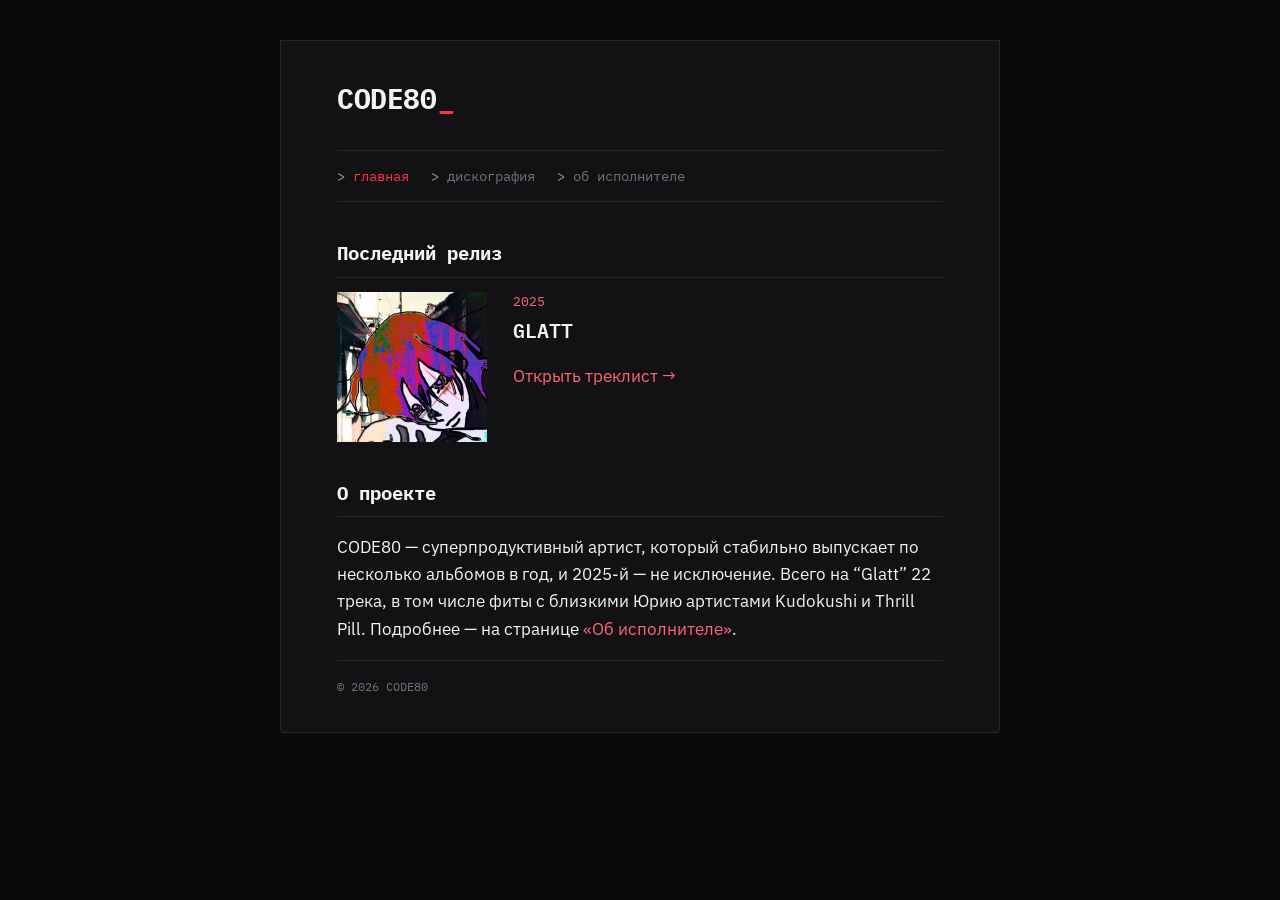
<file: code80/index.html>
<!DOCTYPE html>
<html lang="ru">
<head>
<meta charset="UTF-8">
<meta name="viewport" content="width=device-width, initial-scale=1">
<title>CODE80 — дискография</title>
<link rel="stylesheet" href="style.css">
</head>
<body>
<div class="shell">

  <div class="panel">

    <a href="index.html" class="site-logo">CODE80<span class="cursor">_</span></a>

    <nav class="mainnav">
      <a href="index.html" aria-current="page">главная</a>
      <a href="discography.html">дискография</a>
      <a href="about.html">об исполнителе</a>
    </nav>

    <h2>Последний релиз</h2>
    <div class="album-header">
      <img src="assets/glatt1_300x300.jpg" width="150">
      <div>
        <div class="mono" style="color:var(--accent-teal); font-size:13px;">2025</div>
        <div class="mono" style="font-size:20px; font-weight:600; margin-top:2px;">GLATT</div>
        <p><a href="glatt.html">Открыть треклист →</a></p>
      </div>
    </div>

    <h2>О проекте</h2>
    <p>
      CODE80 — суперпродуктивный артист, который стабильно выпускает по несколько альбомов в год, и 2025-й — не исключение. Всего на “Glatt” 22 трека, в том числе фиты с близкими Юрию артистами Kudokushi и Thrill Pill. Подробнее —
      на странице <a href="about.html">«Об исполнителе»</a>.
    </p>

    <footer>
      <span>© 2026 CODE80</span>
    </footer>

  </div>
</div>
</body>
</html>
</file>
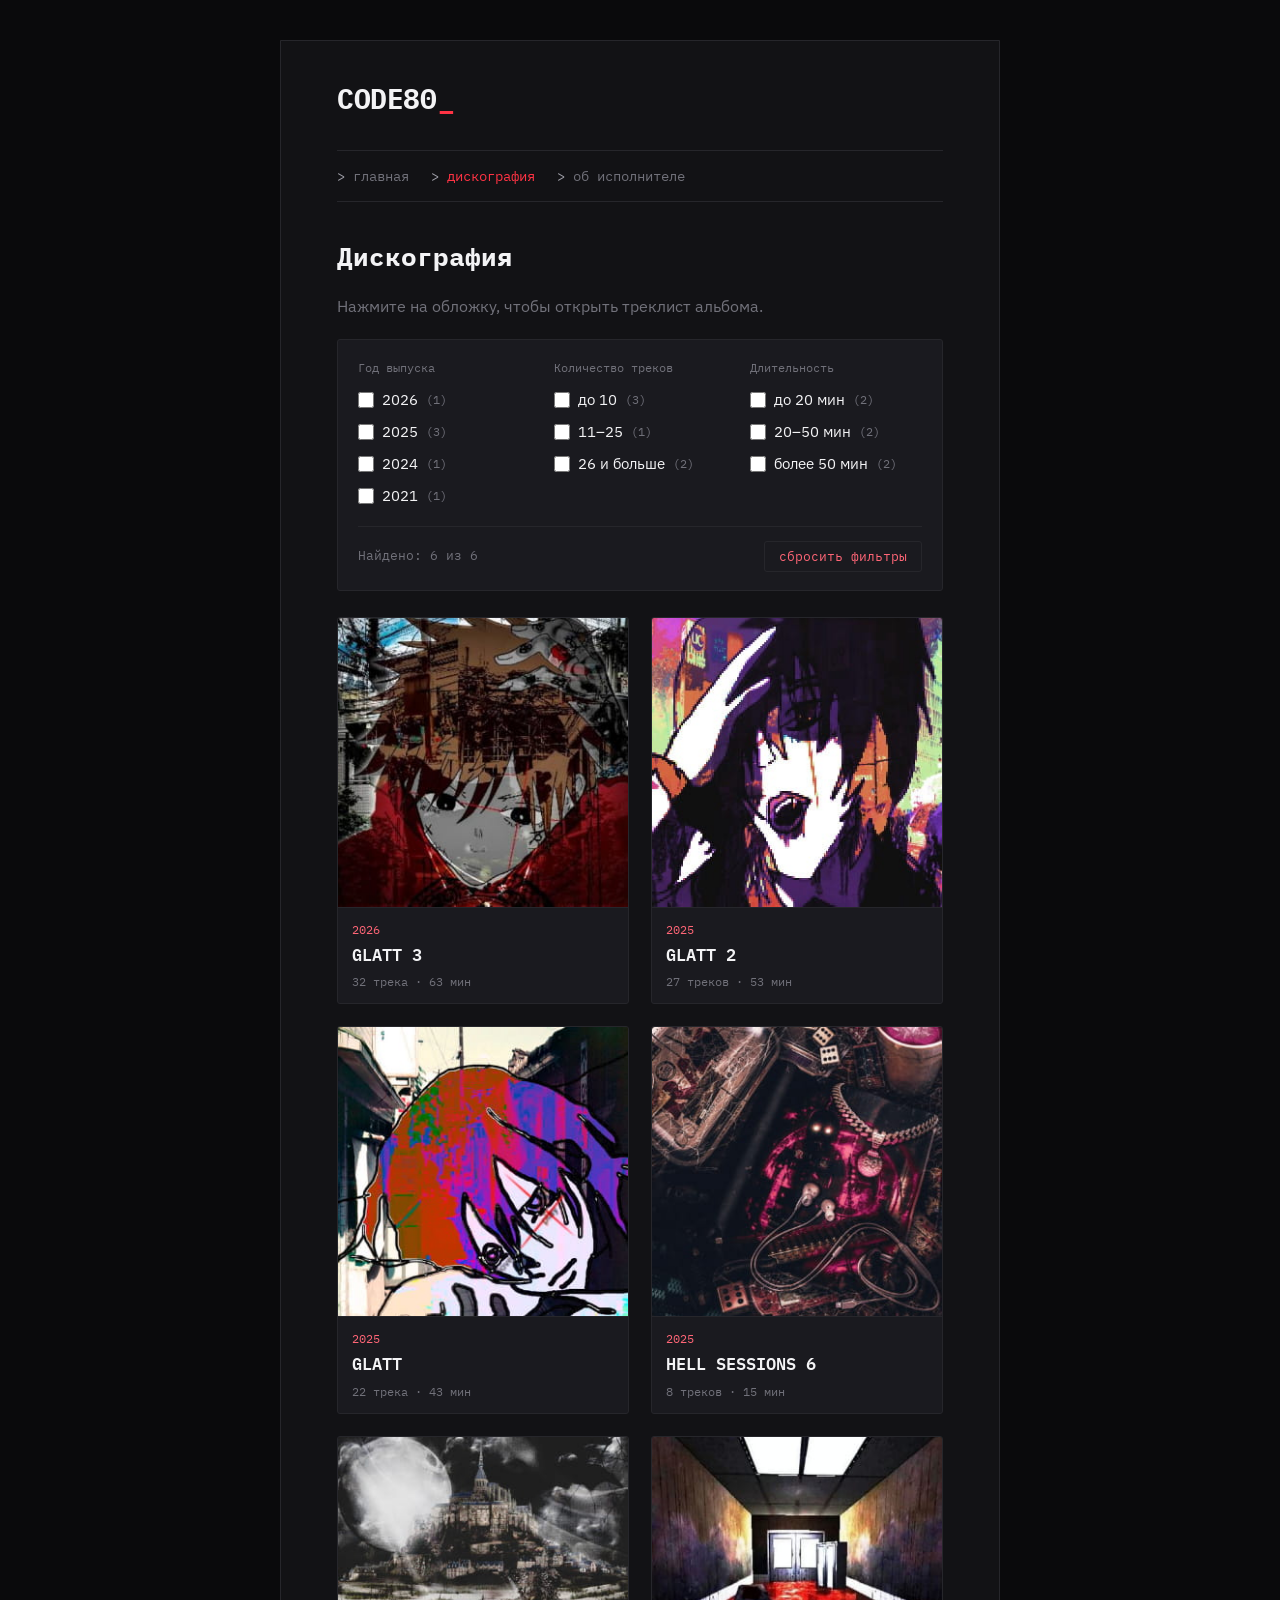
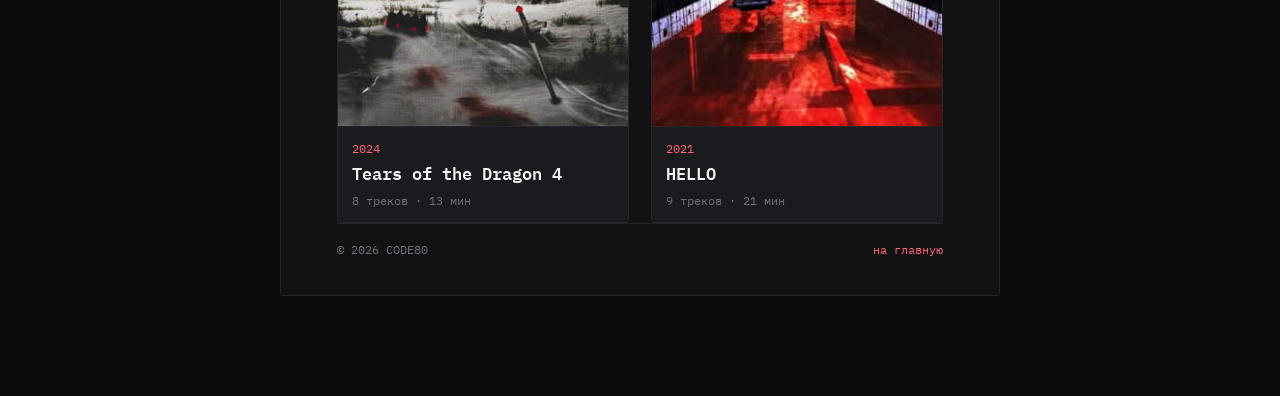
<file: discography.html>
<!DOCTYPE html>
<html lang="ru">
<head>
<meta charset="UTF-8">
<meta name="viewport" content="width=device-width, initial-scale=1">
<title>Дискография — CODE80</title>
<link rel="stylesheet" href="style.css">
<!--<link rel="stylesheet" id="print-style" media="print">-->
</head>
<body>
<div class="shell">

  <div class="panel">

    <a href="index.html" class="site-logo">CODE80<span class="cursor">_</span></a>

    <nav class="mainnav">
      <a href="index.html">главная</a>
      <a href="discography.html" aria-current="page">дискография</a>
      <a href="about.html">об исполнителе</a>
    </nav>

    <h1>Дискография</h1>
    <p class="lead">Нажмите на обложку, чтобы открыть треклист альбома.</p>

    <!--Умный фильтр-->
    <div class="filters">
      <div class="filters-row">

        <fieldset class="filter" id="f-year">
          <legend>Год выпуска</legend>
        </fieldset>

        <fieldset class="filter" id="f-tracks">
          <legend>Количество треков</legend>
          <label class="check"><input type="checkbox" name="tracks" value="1-11"><span>до 10</span> <span class="count"></span></label>
          <label class="check"><input type="checkbox" name="tracks" value="11-26"><span>11–25</span> <span class="count"></span></label>
          <label class="check"><input type="checkbox" name="tracks" value="26-1000"><span>26 и больше</span> <span class="count"></span></label>
        </fieldset>

        <fieldset class="filter" id="f-duration">
          <legend>Длительность</legend>
          <label class="check"><input type="checkbox" name="duration" value="0-20"><span>до 20 мин</span> <span class="count"></span></label>
          <label class="check"><input type="checkbox" name="duration" value="20-50"><span>20–50 мин</span> <span class="count"></span></label>
          <label class="check"><input type="checkbox" name="duration" value="50-1000"><span>более 50 мин</span> <span class="count"></span></label>
        </fieldset>

      </div>

      <div class="filters-bottom">
        <span id="result-count" aria-live="polite"></span>
        <button type="button" class="btn" id="reset-filters">сбросить фильтры</button>
      </div>
    </div>

    <div class="album-grid">

        <a class="album-card" href="glatt3.html" data-year="2026" data-tracks="32" data-duration="3773">
            <img src="assets/glatt3.jpg" alt="Обложка GLATT 3">
            <div class="meta">
                <div class="year">2026</div>
                <div class="title">GLATT 3</div>
                <div class="info">32 трека · 63 мин</div>
            </div>
        </a>

        <a class="album-card" href="glatt2.html" data-year="2025" data-tracks="27" data-duration="3179">
            <img src="assets/glatt2.jpg" alt="Обложка GLATT 2">
            <div class="meta">
                <div class="year">2025</div>
                <div class="title">GLATT 2</div>
                <div class="info">27 треков · 53 мин</div>
            </div>
        </a>

        <a class="album-card" href="glatt.html" data-year="2025" data-tracks="22" data-duration="2573">
            <img src="assets/glatt1_300x300.jpg" alt="Обложка GLATT">
            <div class="meta">
                <div class="year">2025</div>
                <div class="title">GLATT</div>
                <div class="info">22 трека · 43 мин</div>
            </div>
        </a>

        <a class="album-card" href="hs6.html" data-year="2025" data-tracks="8" data-duration="912">
            <img src="assets/hs6.jpg" alt="Обложка HELL SESSIONS 6">
            <div class="meta">
                <div class="year">2025</div>
                <div class="title">HELL SESSIONS 6</div>
                <div class="info">8 треков · 15 мин</div>
            </div>
        </a>

        <a class="album-card" href="totd4.html" data-year="2024" data-tracks="8" data-duration="791">
            <img src="assets/totd4_300x300.jpg" alt="Обложка Tears of the Dragon 4">
            <div class="meta">
                <div class="year">2024</div>
                <div class="title">Tears of the Dragon 4</div>
                <div class="info">8 треков · 13 мин</div>
            </div>
        </a>

        <a class="album-card" href="hello.html" data-year="2021" data-tracks="9" data-duration="1277">
            <img src="assets/hello_300x300.jpg" alt="Обложка HELLO">
            <div class="meta">
                <div class="year">2021</div>
                <div class="title">HELLO</div>
                <div class="info">9 треков · 21 мин</div>
            </div>
        </a>

    </div>

    <footer>
      <span>© 2026 CODE80</span>
      <span><a href="index.html">на главную</a></span>
    </footer>

  </div>
</div>

<script src="filter.js"></script>
</body>
</html>
</file>
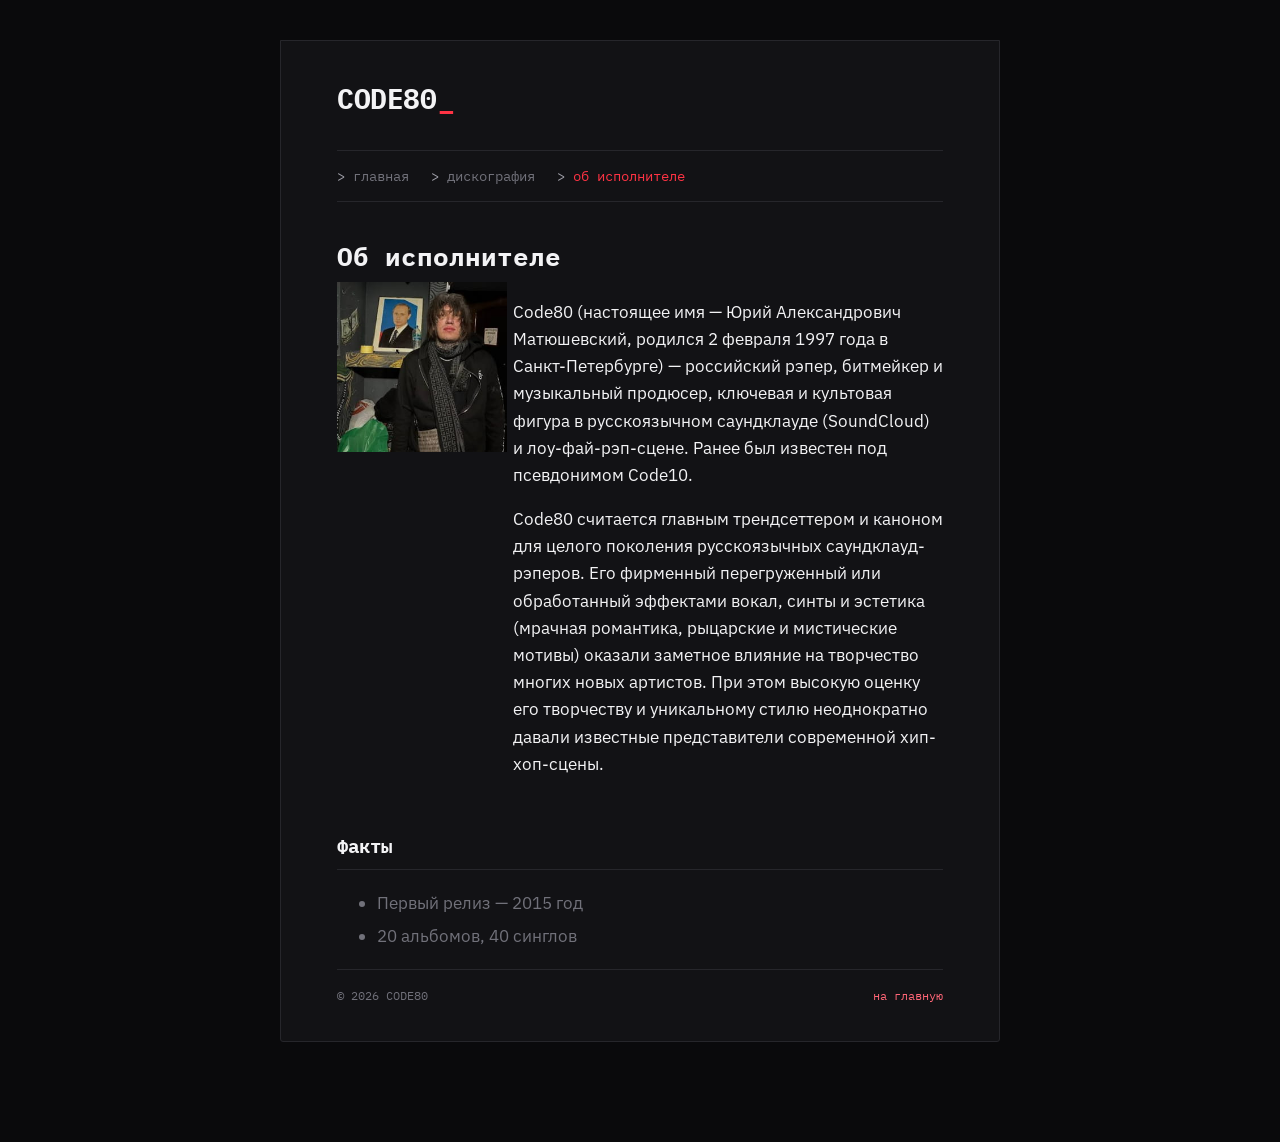
<file: code80/about.html>
<!DOCTYPE html>
<html lang="ru">
<head>
<meta charset="UTF-8">
<meta name="viewport" content="width=device-width, initial-scale=1">
<title>Об исполнителе — CODE80</title>
<link rel="stylesheet" href="style.css">
</head>
<body>
<div class="shell">

  <div class="panel">

    <a href="index.html" class="site-logo">CODE80<span class="cursor">_</span></a>

    <nav class="mainnav">
      <a href="index.html">главная</a>
      <a href="discography.html">дискография</a>
      <a href="about.html" aria-current="page">об исполнителе</a>
    </nav>

    <h1>Об исполнителе</h1>

    <div class="album-header">
      <img src="assets/code80.jpg">
      <div>
        <p>
          Code80 (настоящее имя — Юрий Александрович Матюшевский, родился 2 февраля 1997 года в Санкт-Петербурге) — российский рэпер, битмейкер и музыкальный продюсер, ключевая и культовая фигура в русскоязычном саундклауде (SoundCloud) и лоу-фай-рэп-сцене. Ранее был известен под псевдонимом Code10.
        </p>
        <p>
          Code80 считается главным трендсеттером и каноном для целого поколения русскоязычных саундклауд-рэперов. Его фирменный перегруженный или обработанный эффектами вокал, синты и эстетика (мрачная романтика, рыцарские и мистические мотивы) оказали заметное влияние на творчество многих новых артистов. При этом высокую оценку его творчеству и уникальному стилю неоднократно давали известные представители современной хип-хоп-сцены.
        </p>
      </div>
    </div>

    <h2>Факты</h2>
    <ul style="color:var(--text-dim); line-height:1.9;">
      <li>Первый релиз — 2015 год</li>
      <li>20 альбомов, 40 синглов</li>
    </ul>

    <footer>
      <span>© 2026 CODE80</span>
      <span><a href="index.html">на главную</a></span>
    </footer>

  </div>
</div>
</body>
</html>
</file>
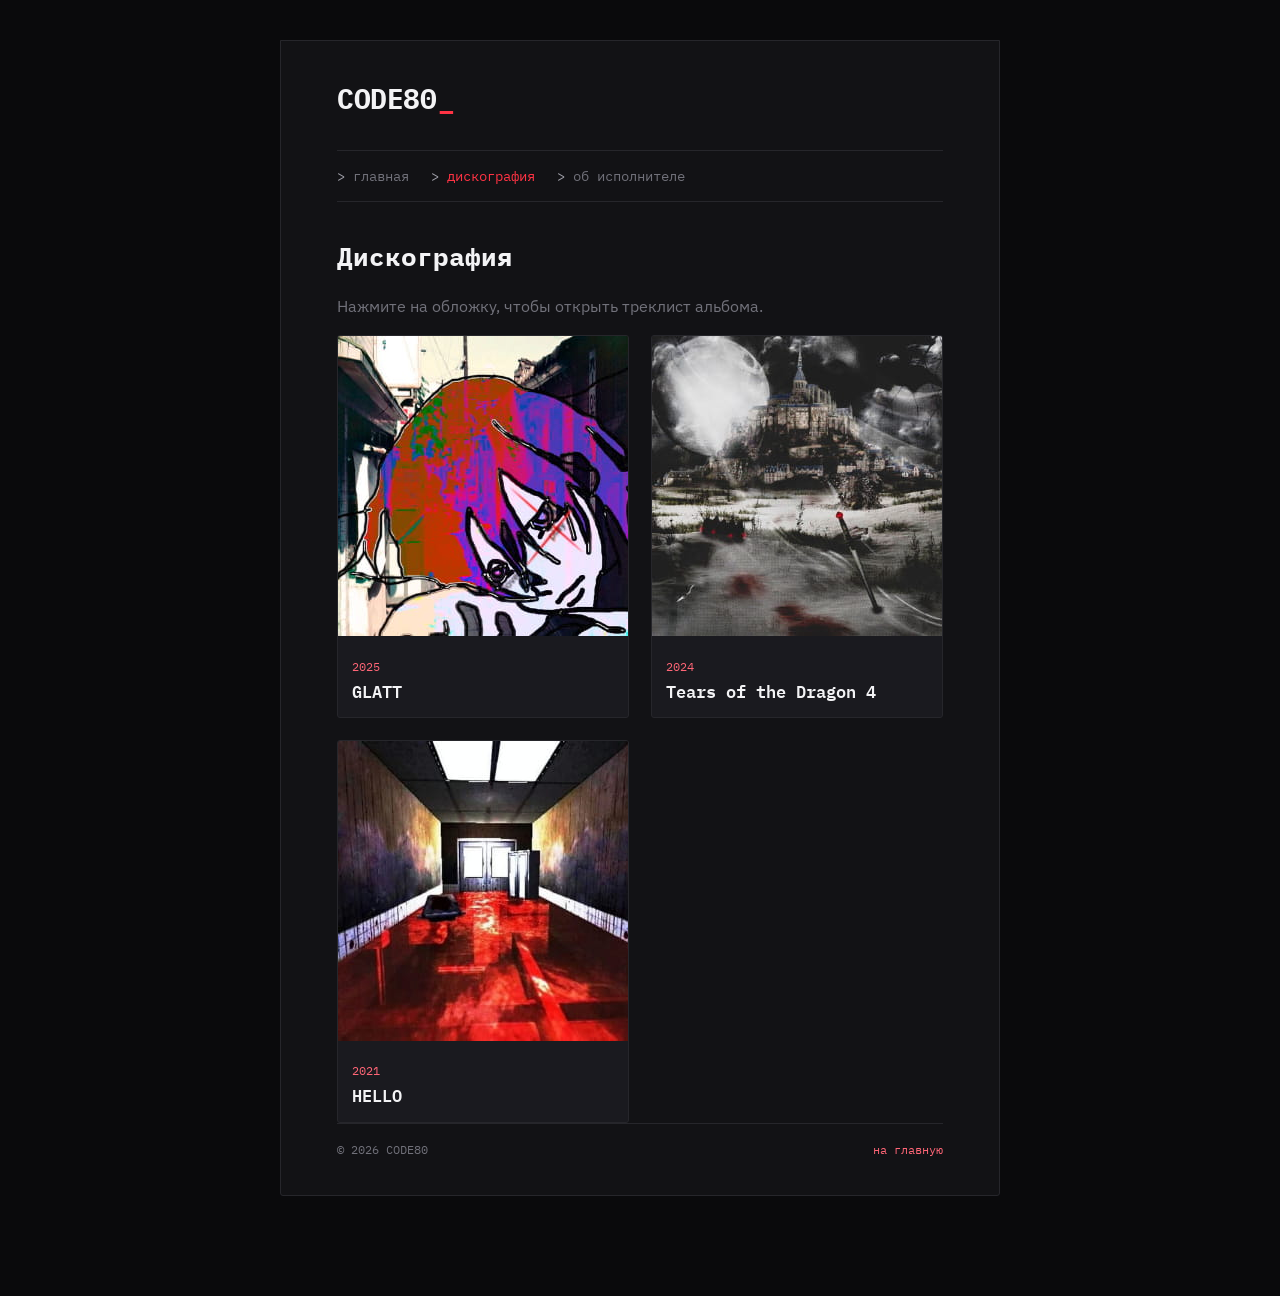
<file: code80/discography.html>
<!DOCTYPE html>
<html lang="ru">
<head>
<meta charset="UTF-8">
<meta name="viewport" content="width=device-width, initial-scale=1">
<title>Дискография — CODE80</title>
<link rel="stylesheet" href="style.css">
</head>
<body>
<div class="shell">

  <div class="panel">

    <a href="index.html" class="site-logo">CODE80<span class="cursor">_</span></a>

    <nav class="mainnav">
      <a href="index.html">главная</a>
      <a href="discography.html" aria-current="page">дискография</a>
      <a href="about.html">об исполнителе</a>
    </nav>

    <h1>Дискография</h1>
    <p class="lead">Нажмите на обложку, чтобы открыть треклист альбома.</p>

    <div class="album-grid">

      <a class="album-card" href="glatt.html">
        <img src="assets/glatt1_300x300.jpg">
        <div class="meta">
          <div class="year">2025</div>
          <div class="title">GLATT</div>
        </div>
      </a>

      <a class="album-card" href="totd4.html">
        <img src="assets/totd4_300x300.jpg">
        <div class="meta">
          <div class="year">2024</div>
          <div class="title">Tears of the Dragon 4</div>
        </div>
      </a>

      <a class="album-card" href="hello.html">
        <img src="assets/hello_300x300.jpg">
        <div class="meta">
          <div class="year">2021</div>
          <div class="title">HELLO</div>
        </div>
      </a>

    </div>

    <footer>
      <span>© 2026 CODE80</span>
      <span><a href="index.html">на главную</a></span>
    </footer>

  </div>
</div>
</body>
</html>
</file>
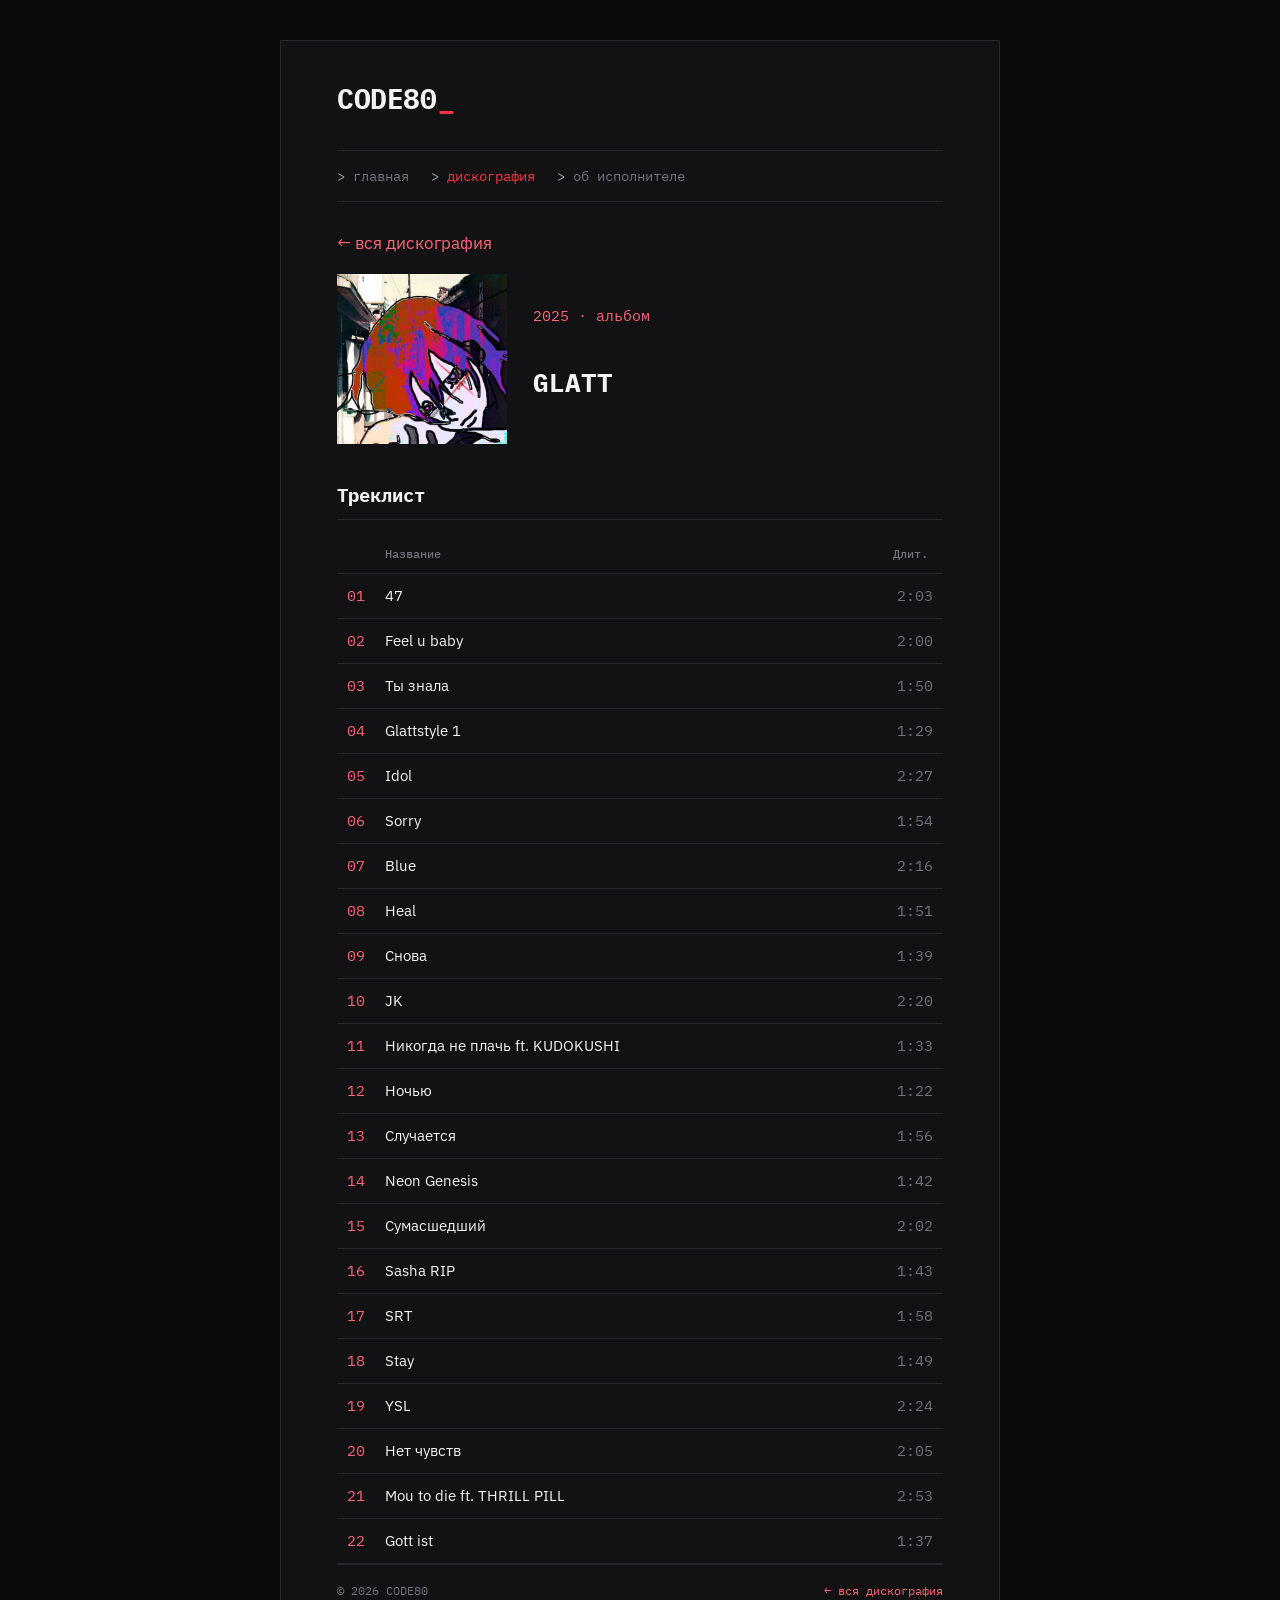
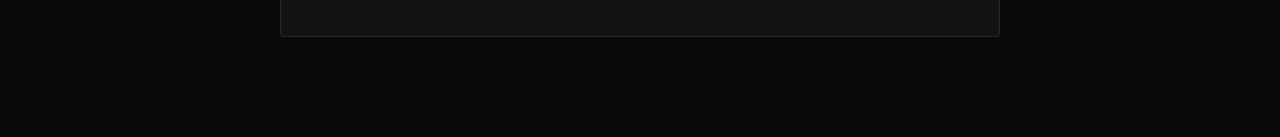
<file: code80/glatt.html>
<!DOCTYPE html>
<html lang="ru">
<head>
<meta charset="UTF-8">
<meta name="viewport" content="width=device-width, initial-scale=1">
<title>GLATT — CODE80</title>
<link rel="stylesheet" href="style.css">
</head>
<body>
<div class="shell">

  <div class="panel">

    <a href="index.html" class="site-logo">CODE80<span class="cursor">_</span></a>

    <nav class="mainnav">
      <a href="index.html">главная</a>
      <a href="discography.html" aria-current="page">дискография</a>
      <a href="about.html">об исполнителе</a>
    </nav>

    <p style="margin-top:28px;"><a href="discography.html">← вся дискография</a></p>

    <div class="album-header">
      <img src="assets/glatt1_300x300.jpg">
      <div style="margin-top:30px;">
        <div class="mono" style="color:var(--accent-teal); font-size:15px; margin-left:20px;">2025 · альбом</div>
        <h1 style="margin-left:20px;">GLATT</h1>
      </div>
    </div>

    <h2>Треклист</h2>
    <table class="tracklist">
      <thead>
        <tr><th></th><th>Название</th><th>Длит.</th></tr>
      </thead>
      <tbody>
        <tr><td class="num">01</td><td>47</td><td class="dur">2:03</td></tr>
        <tr><td class="num">02</td><td>Feel u baby</td><td class="dur">2:00</td></tr>
        <tr><td class="num">03</td><td>Ты знала</td><td class="dur">1:50</td></tr>
        <tr><td class="num">04</td><td>Glattstyle 1</td><td class="dur">1:29</td></tr>
        <tr><td class="num">05</td><td>Idol</td><td class="dur">2:27</td></tr>
        <tr><td class="num">06</td><td>Sorry</td><td class="dur">1:54</td></tr>
        <tr><td class="num">07</td><td>Blue</td><td class="dur">2:16</td></tr>
	<tr><td class="num">08</td><td>Heal</td><td class="dur">1:51</td></tr>
	<tr><td class="num">09</td><td>Снова</td><td class="dur">1:39</td></tr>
	<tr><td class="num">10</td><td>JK</td><td class="dur">2:20</td></tr>
	<tr><td class="num">11</td><td>Никогда не плачь ft. KUDOKUSHI</td><td class="dur">1:33</td></tr>
	<tr><td class="num">12</td><td>Ночью</td><td class="dur">1:22</td></tr>
	<tr><td class="num">13</td><td>Случается</td><td class="dur">1:56</td></tr>
	<tr><td class="num">14</td><td>Neon Genesis</td><td class="dur">1:42</td></tr>
	<tr><td class="num">15</td><td>Сумасшедший</td><td class="dur">2:02</td></tr>
	<tr><td class="num">16</td><td>Sasha RIP</td><td class="dur">1:43</td></tr>
	<tr><td class="num">17</td><td>SRT</td><td class="dur">1:58</td></tr>
	<tr><td class="num">18</td><td>Stay</td><td class="dur">1:49</td></tr>
	<tr><td class="num">19</td><td>YSL</td><td class="dur">2:24</td></tr>
	<tr><td class="num">20</td><td>Нет чувств</td><td class="dur">2:05</td></tr>
	<tr><td class="num">21</td><td>Mou to die ft. THRILL PILL</td><td class="dur">2:53</td></tr>
	<tr><td class="num">22</td><td>Gott ist</td><td class="dur">1:37</td></tr>
      </tbody>
    </table>

    <footer>
      <span>© 2026 CODE80</span>
      <span><a href="discography.html">← вся дискография</a></span>
    </footer>

  </div>
</div>
</body>
</html>
</file>
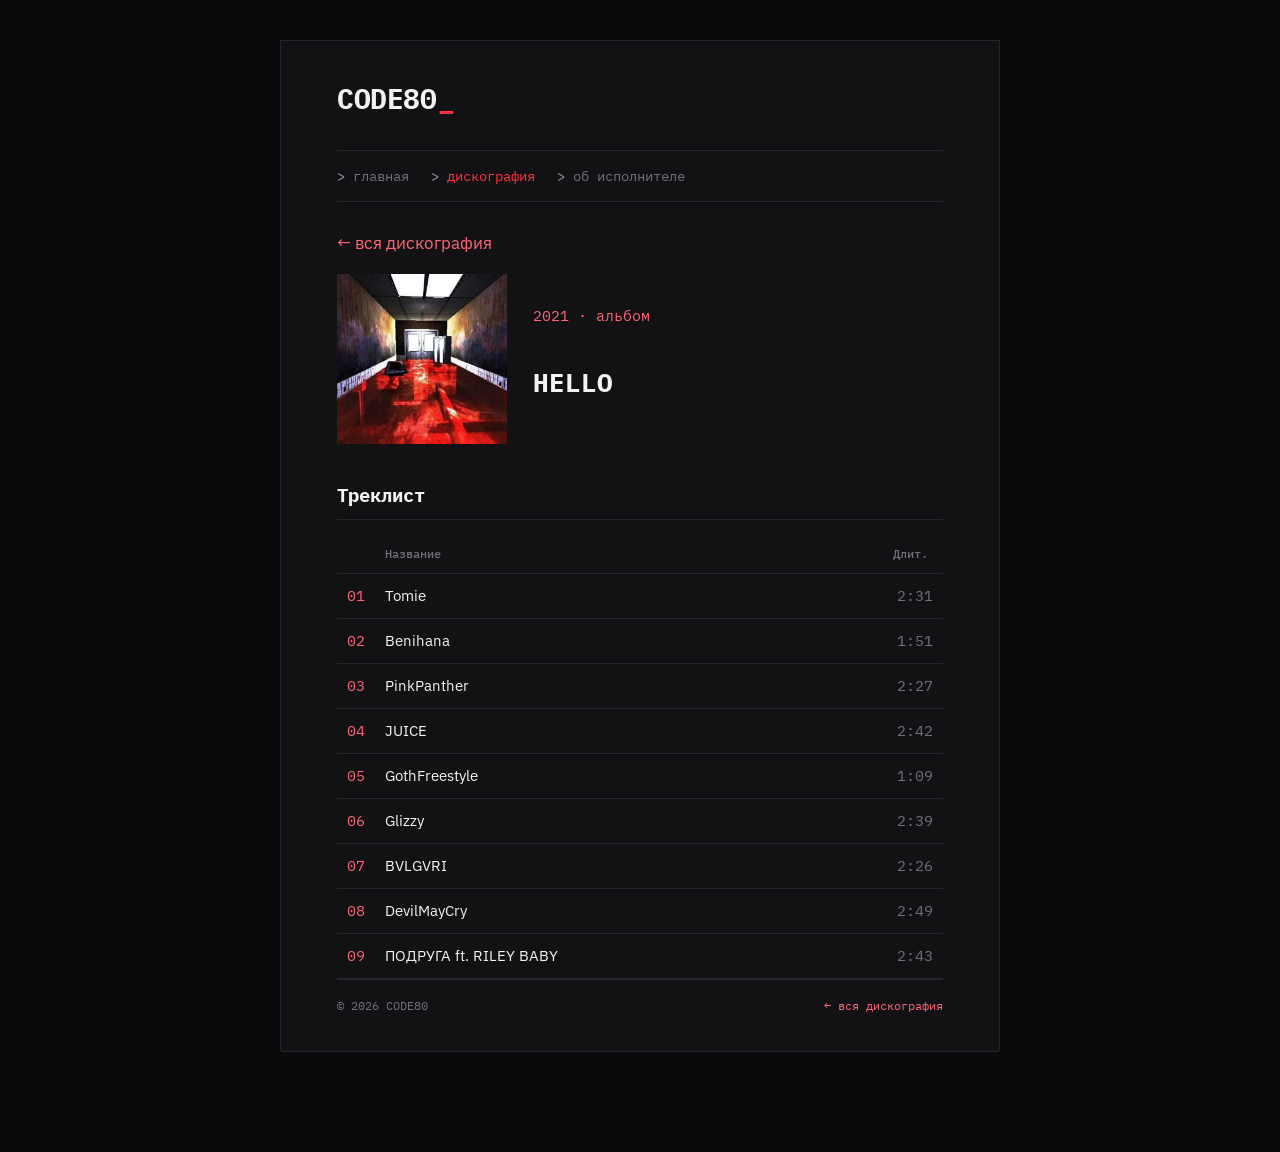
<file: code80/hello.html>
<!DOCTYPE html>
<html lang="ru">
<head>
<meta charset="UTF-8">
<meta name="viewport" content="width=device-width, initial-scale=1">
<title>HELLO — CODE80</title>
<link rel="stylesheet" href="style.css">
</head>
<body>
<div class="shell">

  <div class="panel">

    <a href="index.html" class="site-logo">CODE80<span class="cursor">_</span></a>

    <nav class="mainnav">
      <a href="index.html">главная</a>
      <a href="discography.html" aria-current="page">дискография</a>
      <a href="about.html">об исполнителе</a>
    </nav>

    <p style="margin-top:28px;"><a href="discography.html">← вся дискография</a></p>

    <div class="album-header">
      <img src="assets/hello_300x300.jpg">
      <div style="margin-top:30px;">
        <div class="mono" style="color:var(--accent-teal); font-size:15px; margin-left:20px;">2021 · альбом</div>
        <h1 style="margin-left:20px;">HELLO</h1>
      </div>
    </div>

    <h2>Треклист</h2>
    <table class="tracklist">
      <thead>
        <tr><th></th><th>Название</th><th>Длит.</th></tr>
      </thead>
      <tbody>
        <tr><td class="num">01</td><td>Tomie</td><td class="dur">2:31</td></tr>
        <tr><td class="num">02</td><td>Benihana</td><td class="dur">1:51</td></tr>
        <tr><td class="num">03</td><td>PinkPanther</td><td class="dur">2:27</td></tr>
        <tr><td class="num">04</td><td>JUICE</td><td class="dur">2:42</td></tr>
        <tr><td class="num">05</td><td>GothFreestyle</td><td class="dur">1:09</td></tr>
	<tr><td class="num">06</td><td>Glizzy</td><td class="dur">2:39</td></tr>
	<tr><td class="num">07</td><td>BVLGVRI</td><td class="dur">2:26</td></tr>
	<tr><td class="num">08</td><td>DevilMayCry</td><td class="dur">2:49</td></tr>
	<tr><td class="num">09</td><td>ПОДРУГА ft. RILEY BABY</td><td class="dur">2:43</td></tr>
      </tbody>
    </table>

    <footer>
      <span>© 2026 CODE80</span>
      <span><a href="discography.html">← вся дискография</a></span>
    </footer>

  </div>
</div>
</body>
</html>
</file>
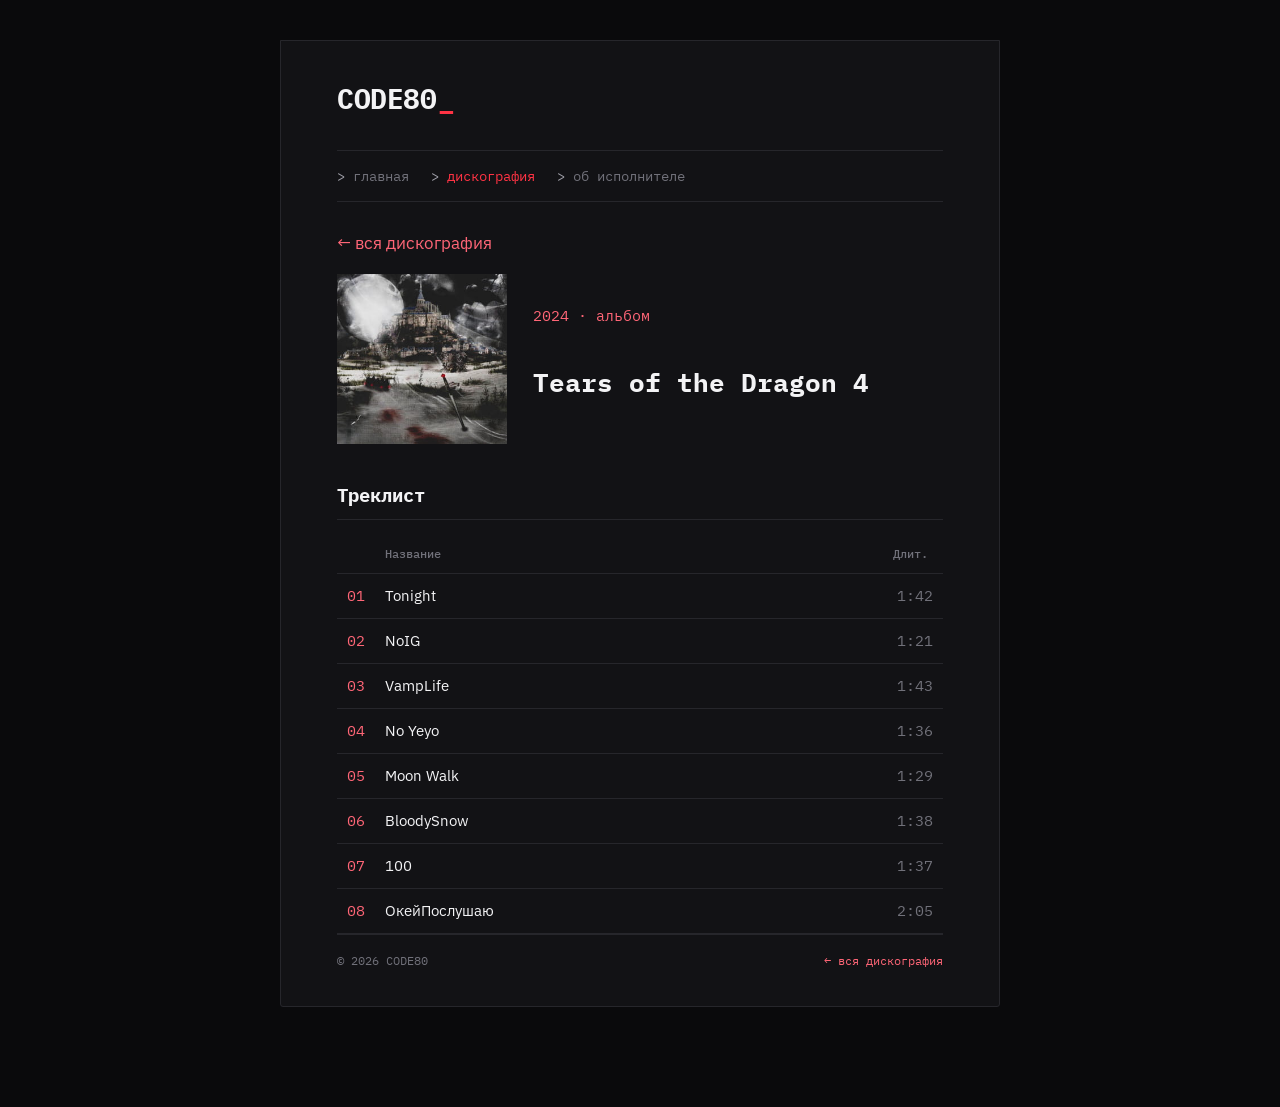
<file: code80/totd4.html>
<!DOCTYPE html>
<html lang="ru">
<head>
<meta charset="UTF-8">
<meta name="viewport" content="width=device-width, initial-scale=1">
<title>Tears of the Dragon 4 — CODE80</title>
<link rel="stylesheet" href="style.css">
</head>
<body>
<div class="shell">

  <div class="panel">

    <a href="index.html" class="site-logo">CODE80<span class="cursor">_</span></a>

    <nav class="mainnav">
      <a href="index.html">главная</a>
      <a href="discography.html" aria-current="page">дискография</a>
      <a href="about.html">об исполнителе</a>
    </nav>

    <p style="margin-top:28px;"><a href="discography.html">← вся дискография</a></p>

    <div class="album-header">
      <img src="assets/totd4_300x300.jpg">
      <div style="margin-top:30px;">
        <div class="mono" style="color:var(--accent-teal); font-size:15px; margin-left: 20px">2024 · альбом</div>
        <h1 style="margin-left:20px;">Tears of the Dragon 4</h1>
      </div>
    </div>

    <h2>Треклист</h2>
    <table class="tracklist">
      <thead>
        <tr><th></th><th>Название</th><th>Длит.</th></tr>
      </thead>
      <tbody>
        <tr><td class="num">01</td><td>Tonight</td><td class="dur">1:42</td></tr>
        <tr><td class="num">02</td><td>NoIG</td><td class="dur">1:21</td></tr>
        <tr><td class="num">03</td><td>VampLife</td><td class="dur">1:43</td></tr>
        <tr><td class="num">04</td><td>No Yeyo</td><td class="dur">1:36</td></tr>
        <tr><td class="num">05</td><td>Moon Walk</td><td class="dur">1:29</td></tr>
        <tr><td class="num">06</td><td>BloodySnow</td><td class="dur">1:38</td></tr>
	<tr><td class="num">07</td><td>100</td><td class="dur">1:37</td></tr>
	<tr><td class="num">08</td><td>ОкейПослушаю</td><td class="dur">2:05</td></tr>
      </tbody>
    </table>

    <footer>
      <span>© 2026 CODE80</span>
      <span><a href="discography.html">← вся дискография</a></span>
    </footer>

  </div>
</div>
</body>
</html>
</file>
<file: code80/style.css>
@import url('https://fonts.googleapis.com/css2?family=IBM+Plex+Mono:wght@400;500;600;700&family=IBM+Plex+Sans:wght@400;500;600&display=swap');

:root {
    --bg: #0a0a0c; /* Полностью угольный, андеграундный фон */
    --bg-panel: #121215; /* Панель сайта */
    --bg-panel-raised: #1a1a1f; /* Карточки альбомов */
    --border: #26262b; /* Темно-серые, едва заметные клеточки */
    --text: #f3f3f5; /* Контрастный белый текст */
    --text-dim: #71717a; /* Серый приглушенный текст */
    --accent: #ff3344; /* Кроваво-красный — курсор, логотип, ссылки */
    --accent-soft: #a1a1aa; /* Нейтральный серый — для стрелочек в меню */
    --accent-teal: #ff6677; /* Розовато-красный для акцентов в треклисте */
    --radius: 3px;
    --content-width: 760px;
}

* { box-sizing: border-box; }

html { scroll-behavior: smooth; }

body {
  margin: 0;
  background: var(--bg);

  background-size: 48px 48px;
  background-position: -1px -1px;
  background-attachment: fixed;
  color: var(--text);
  font-family: 'IBM Plex Sans', sans-serif;
  font-size: 17px;
  line-height: 1.6;
}

a { color: var(--accent-teal); text-decoration: none; }
a:hover { text-decoration: underline; }

h1, h2, h3, .mono {
  font-family: 'IBM Plex Mono', monospace;
}


.shell {
  max-width: var(--content-width);
  margin: 40px auto;
  padding: 0 20px 60px;
}

.termbar {
  display: flex;
  align-items: center;
  gap: 8px;
  background: var(--bg-panel-raised);
  border: 1px solid var(--border);
  border-bottom: none;
  border-radius: var(--radius) var(--radius) 0 0;
  padding: 10px 14px;
}
.termbar .dot {
  width: 10px; height: 10px; border-radius: 50%;
  background: var(--border);
}
.termbar .path {
  margin-left: 10px;
  color: var(--text-dim);
  font-size: 13px;
  font-family: 'IBM Plex Mono', monospace;
}

.panel {
  background: var(--bg-panel);
  border: 1px solid var(--border);
  border-radius: 0 0 var(--radius) var(--radius);
  padding: 36px clamp(20px, 5vw, 56px);
}


.site-logo {
  display: inline-flex;
  align-items: baseline;
  gap: 2px;
  font-family: 'IBM Plex Mono', monospace;
  font-weight: 700;
  font-size: 28px;
  letter-spacing: -0.5px;
  color: var(--text);
  text-decoration: none;
}
.site-logo .cursor {
  color: var(--accent);
}
.site-logo:hover { text-decoration: none; }

.tagline {
  color: var(--text-dim);
  font-size: 14px;
  margin-top: 2px;
}


nav.mainnav {
  margin-top: 28px;
  display: flex;
  flex-wrap: wrap;
  gap: 4px 22px;
  border-top: 1px solid var(--border);
  border-bottom: 1px solid var(--border);
  padding: 14px 0;
}
nav.mainnav a {
  font-family: 'IBM Plex Mono', monospace;
  font-size: 14px;
  color: var(--text-dim);
}
nav.mainnav a::before {
  content: "> ";
  color: var(--accent-soft);
}
nav.mainnav a:hover,
nav.mainnav a[aria-current="page"] {
  color: var(--accent);
  text-decoration: none;
}


h1 {
  font-size: 26px;
  margin: 34px 0 4px;
}
h2 {
  font-size: 19px;
  margin: 36px 0 14px;
  padding-bottom: 8px;
  border-bottom: 1px solid var(--border);
}
p { color: var(--text); }
p.lead {
  color: var(--text-dim);
  font-size: 16px;
}

.img-slot {
  border: 1px dashed var(--border);
  border-radius: var(--radius);
  background: var(--bg-panel-raised);
  color: var(--text-dim);
  font-family: 'IBM Plex Mono', monospace;
  font-size: 12px;
  display: flex;
  align-items: center;
  justify-content: center;
  text-align: center;
  padding: 10px;
}


.album-grid {
  display: grid;
  grid-template-columns: repeat(auto-fill, minmax(200px, 1fr));
  gap: 22px;
  margin-top: 10px;
}
.album-card {
  display: block;
  border: 1px solid var(--border);
  border-radius: var(--radius);
  overflow: hidden;
  background: var(--bg-panel-raised);
  color: var(--text);
}
.album-card:hover {
  border-color: var(--accent);
  text-decoration: none;
}
.album-card .img-slot {
  aspect-ratio: 1 / 1;
  border: none;
  border-radius: 0;
  border-bottom: 1px solid var(--border);
}
.album-card .meta {
  padding: 12px 14px;
}
.album-card .meta .year {
  color: var(--accent-teal);
  font-family: 'IBM Plex Mono', monospace;
  font-size: 12px;
}
.album-card .meta .title {
  font-family: 'IBM Plex Mono', monospace;
  font-weight: 600;
  margin-top: 2px;
}


table.tracklist {
  width: 100%;
  border-collapse: collapse;
  margin-top: 8px;
  font-size: 15px;
}
table.tracklist th {
  text-align: left;
  font-family: 'IBM Plex Mono', monospace;
  font-size: 12px;
  color: var(--text-dim);
  font-weight: 500;
  padding: 10px 10px;
  border-bottom: 1px solid var(--border);
}
table.tracklist td {
  padding: 10px 10px;
  border-bottom: 1px solid var(--border);
}
table.tracklist td.num {
  font-family: 'IBM Plex Mono', monospace;
  color: var(--accent-teal);
  width: 34px;
}
table.tracklist td.dur {
  color: var(--text-dim);
  text-align: right;
  font-family: 'IBM Plex Mono', monospace;
  width: 60px;
}

.album-header {
  display: grid;
  grid-template-columns: 150px 1fr;
  gap: 26px;
  align-items: start;
}
.album-header .img-slot { aspect-ratio: 1/1; }
@media (max-width: 480px) {
  .album-header { grid-template-columns: 1fr; }
}


.map-wrap {
  border: 1px solid var(--border);
  border-radius: var(--radius);
  overflow: hidden;
  margin-top: 8px;
}
.map-wrap iframe {
  display: block;
  width: 100%;
  height: 320px;
  border: 0;
}

.contact-list {
  list-style: none;
  padding: 0;
  margin: 0;
}
.contact-list li {
  padding: 6px 0;
  font-family: 'IBM Plex Mono', monospace;
  font-size: 14px;
}
.contact-list span {
  color: var(--text-dim);
  display: inline-block;
  width: 90px;
}


footer {
  padding-top: 16px;
  border-top: 1px solid var(--border);
  color: var(--text-dim);
  font-size: 12px;
  font-family: 'IBM Plex Mono', monospace;
  display: flex;
  justify-content: space-between;
  flex-wrap: wrap;
  gap: 8px;
}

a:focus-visible, .album-card:focus-visible {
  outline: 2px solid var(--accent);
  outline-offset: 2px;
}

.album-header img {
    max-width: 170px;
    height: auto;
}
</file>
<file: style.css>
@import url('https://fonts.googleapis.com/css2?family=IBM+Plex+Mono:wght@400;500;600;700&family=IBM+Plex+Sans:wght@400;500;600&display=swap');

:root {
    --bg: #0a0a0c;
    --bg-panel: #121215;
    --bg-panel-raised: #1a1a1f;
    --border: #26262b;
    --text: #f3f3f5;
    --text-dim: #71717a;
    --accent: #ff3344;
    --accent-soft: #a1a1aa;
    --accent-teal: #ff6677;
    --radius: 3px;
    --content-width: 760px;
}

* {
    box-sizing: border-box;
}

html {
    scroll-behavior: smooth;
}

body {
    margin: 0;
    background: var(--bg);
    background-size: 48px 48px;
    background-position: -1px -1px;
    background-attachment: fixed;
    color: var(--text);
    font-family: 'IBM Plex Sans', sans-serif;
    font-size: 17px;
    line-height: 1.6;
}

a {
    color: var(--accent-teal);
    text-decoration: none;
}

    a:hover {
        text-decoration: underline;
    }

h1, h2, h3, .mono {
    font-family: 'IBM Plex Mono', monospace;
}


.shell {
    max-width: var(--content-width);
    margin: 40px auto;
    padding: 0 20px 60px;
}

.panel {
    background: var(--bg-panel);
    border: 1px solid var(--border);
    border-radius: 0 0 var(--radius) var(--radius);
    padding: 36px clamp(20px, 5vw, 56px);
}

.site-logo {
    display: inline-flex;
    align-items: baseline;
    gap: 2px;
    font-family: 'IBM Plex Mono', monospace;
    font-weight: 700;
    font-size: 28px;
    letter-spacing: -0.5px;
    color: var(--text);
    text-decoration: none;
}

    .site-logo .cursor {
        color: var(--accent);
    }

    .site-logo:hover {
        text-decoration: none;
    }

nav.mainnav {
    margin-top: 28px;
    display: flex;
    flex-wrap: wrap;
    gap: 4px 22px;
    border-top: 1px solid var(--border);
    border-bottom: 1px solid var(--border);
    padding: 14px 0;
}

    nav.mainnav a {
        font-family: 'IBM Plex Mono', monospace;
        font-size: 14px;
        color: var(--text-dim);
    }

        nav.mainnav a::before {
            content: "> ";
            color: var(--accent-soft);
        }

        nav.mainnav a:hover,
        nav.mainnav a[aria-current="page"] {
            color: var(--accent);
            text-decoration: none;
        }


h1 {
    font-size: 26px;
    margin: 34px 0 4px;
}

h2 {
    font-size: 19px;
    margin: 36px 0 14px;
    padding-bottom: 8px;
    border-bottom: 1px solid var(--border);
}

p {
    color: var(--text);
}

    p.lead {
        color: var(--text-dim);
        font-size: 16px;
    }

.album-grid {
    display: grid;
    grid-template-columns: repeat(auto-fill, minmax(200px, 1fr));
    gap: 22px;
    margin-top: 10px;
}

.album-card {
    display: block;
    border: 1px solid var(--border);
    border-radius: var(--radius);
    overflow: hidden;
    background: var(--bg-panel-raised);
    color: var(--text);
}

    .album-card:hover {
        border-color: var(--accent);
        text-decoration: none;
    }

    .album-card img {
        display: block;
        width: 100%;
        aspect-ratio: 1 / 1;
        object-fit: cover;
        border-bottom: 1px solid var(--border);
    }

    .album-card .meta {
        padding: 12px 14px;
    }

        .album-card .meta .info {
            color: var(--text-dim);
            font-family: 'IBM Plex Mono', monospace;
            font-size: 12px;
            margin-top: 4px;
        }

        .album-card .meta .year {
            color: var(--accent-teal);
            font-family: 'IBM Plex Mono', monospace;
            font-size: 12px;
        }

        .album-card .meta .title {
            font-family: 'IBM Plex Mono', monospace;
            font-weight: 600;
            margin-top: 2px;
        }


table.tracklist {
    width: 100%;
    border-collapse: collapse;
    margin-top: 8px;
    font-size: 15px;
}

    table.tracklist th {
        text-align: left;
        font-family: 'IBM Plex Mono', monospace;
        font-size: 12px;
        color: var(--text-dim);
        font-weight: 500;
        padding: 10px 10px;
        border-bottom: 1px solid var(--border);
    }

    table.tracklist td {
        padding: 10px 10px;
        border-bottom: 1px solid var(--border);
    }

        table.tracklist td.num {
            font-family: 'IBM Plex Mono', monospace;
            color: var(--accent-teal);
            width: 34px;
        }

        table.tracklist td.dur {
            color: var(--text-dim);
            text-align: right;
            font-family: 'IBM Plex Mono', monospace;
            width: 60px;
        }

.album-header {
    display: grid;
    grid-template-columns: 110px 1fr;
    gap: 20px;
    align-items: center;
}

    .album-header .img-slot {
        aspect-ratio: 1/1;
    }

@media (max-width: 360px) {
    .album-header {
        grid-template-columns: 1fr;
    }
}

footer {
    padding-top: 16px;
    border-top: 1px solid var(--border);
    color: var(--text-dim);
    font-size: 12px;
    font-family: 'IBM Plex Mono', monospace;
    display: flex;
    justify-content: space-between;
    flex-wrap: wrap;
    gap: 8px;
}

a:focus-visible, .album-card:focus-visible {
    outline: 2px solid var(--accent);
    outline-offset: 2px;
}

.album-header img {
    width: 100%;
    height: auto;
    display: block;
}

[hidden] {
    display: none !important;
}


.btn {
    background: transparent;
    color: var(--accent-teal);
    border: 1px solid var(--border);
    border-radius: var(--radius);
    padding: 6px 14px;
    font-family: 'IBM Plex Mono', monospace;
    font-size: 13px;
    cursor: pointer;
}

    .btn:hover {
        border-color: var(--accent);
        color: var(--accent);
    }

    .btn:focus-visible {
        outline: 2px solid var(--accent);
        outline-offset: 2px;
    }

.tools {
    display: flex;
    justify-content: flex-end;
    gap: 10px;
    margin-top: 14px;
}

.filters {
    background: var(--bg-panel-raised);
    border: 1px solid var(--border);
    border-radius: var(--radius);
    padding: 18px 20px;
    margin: 20px 0 26px;
}

.filters-row {
    display: grid;
    grid-template-columns: repeat(auto-fit, minmax(170px, 1fr));
    gap: 18px 24px;
}

fieldset.filter {
    border: none;
    padding: 0;
    margin: 0;
    min-width: 0;
}

    fieldset.filter legend {
        font-family: 'IBM Plex Mono', monospace;
        font-size: 12px;
        color: var(--text-dim);
        padding: 0;
        margin-bottom: 6px;
    }

.check {
    display: flex;
    align-items: center;
    gap: 8px;
    padding: 4px 0;
    font-size: 15px;
    cursor: pointer;
}

    .check input {
        width: 16px;
        height: 16px;
        margin: 0;
        accent-color: var(--accent);
    }

    .check .count {
        color: var(--text-dim);
        font-family: 'IBM Plex Mono', monospace;
        font-size: 12px;
    }

    .check.is-disabled {
        opacity: 0.35;
        cursor: not-allowed;
    }

.filters-hint {
    margin: 16px 0 0;
    font-size: 13px;
    color: var(--text-dim);
}

.filters-bottom {
    display: flex;
    justify-content: space-between;
    align-items: center;
    flex-wrap: wrap;
    gap: 10px;
    margin-top: 14px;
    padding-top: 14px;
    border-top: 1px solid var(--border);
    font-family: 'IBM Plex Mono', monospace;
    font-size: 13px;
    color: var(--text-dim);
}

.album-card.is-hidden {
    display: none;
}

@media print {
    /* Сбрасываем фон страницы на чистый белый, а текст на черный */
    body {
        background: #fff !important;
        color: #000 !important;
        font-family: Georgia, 'Times New Roman', serif;
        font-size: 12pt;
    }

    /* Убираем ограничения ширины и тени панели */
    .shell {
        max-width: none !important;
        margin: 0 !important;
        padding: 0 !important;
    }

    .panel {
        background: none !important;
        border: none !important;
        padding: 0 !important;
    }

    /* СКРЫВАЕМ ВСЕ ИНТЕРАКТИВНЫЕ ЭЛЕМЕНТЫ: 
       меню, панель фильтров, подсказки, кнопки и курсор логотипа */
    nav.mainnav,
    .filters,
    .tools,
    p.lead,
    .site-logo .cursor {
        display: none !important;
    }

    /* Красиво оформляем текстовый заголовок */
    .site-logo {
        display: block;
        color: #000 !important;
        border-bottom: 2px solid #000 !important;
        padding-bottom: 6px;
    }

    h2 {
        border-bottom: 1px solid #000 !important;
    }

    /* Превращаем сетку альбомов в аккуратный список строк для бумаги */
    .album-grid {
        display: block !important;
    }

    .album-card {
        display: flex !important;
        align-items: center !important;
        gap: 14pt !important;
        background: none !important;
        border: none !important;
        border-bottom: 1px solid #ccc !important;
        padding: 10pt 0 !important;
        page-break-inside: avoid; /* Чтобы альбом не разрывало пополам между страницами */
    }

        /* Скрытые фильтром карточки должны оставаться скрытыми */
        .album-card.is-hidden {
            display: none !important;
        }

        /* Делаем обложки компактными и экономим краску (черно-белые) */
        .album-card img {
            width: 60pt !important;
            height: 60pt !important;
            border: 1px solid #000 !important;
            filter: grayscale(100%) !important;
        }

        .album-card .meta {
            flex: 1 !important;
            padding: 0 !important;
        }

            .album-card .meta .title {
                color: #000 !important;
                font-size: 14pt !important;
            }

            .album-card .meta .year,
            .album-card .meta .info {
                color: #555 !important;
            }
}
</file>
